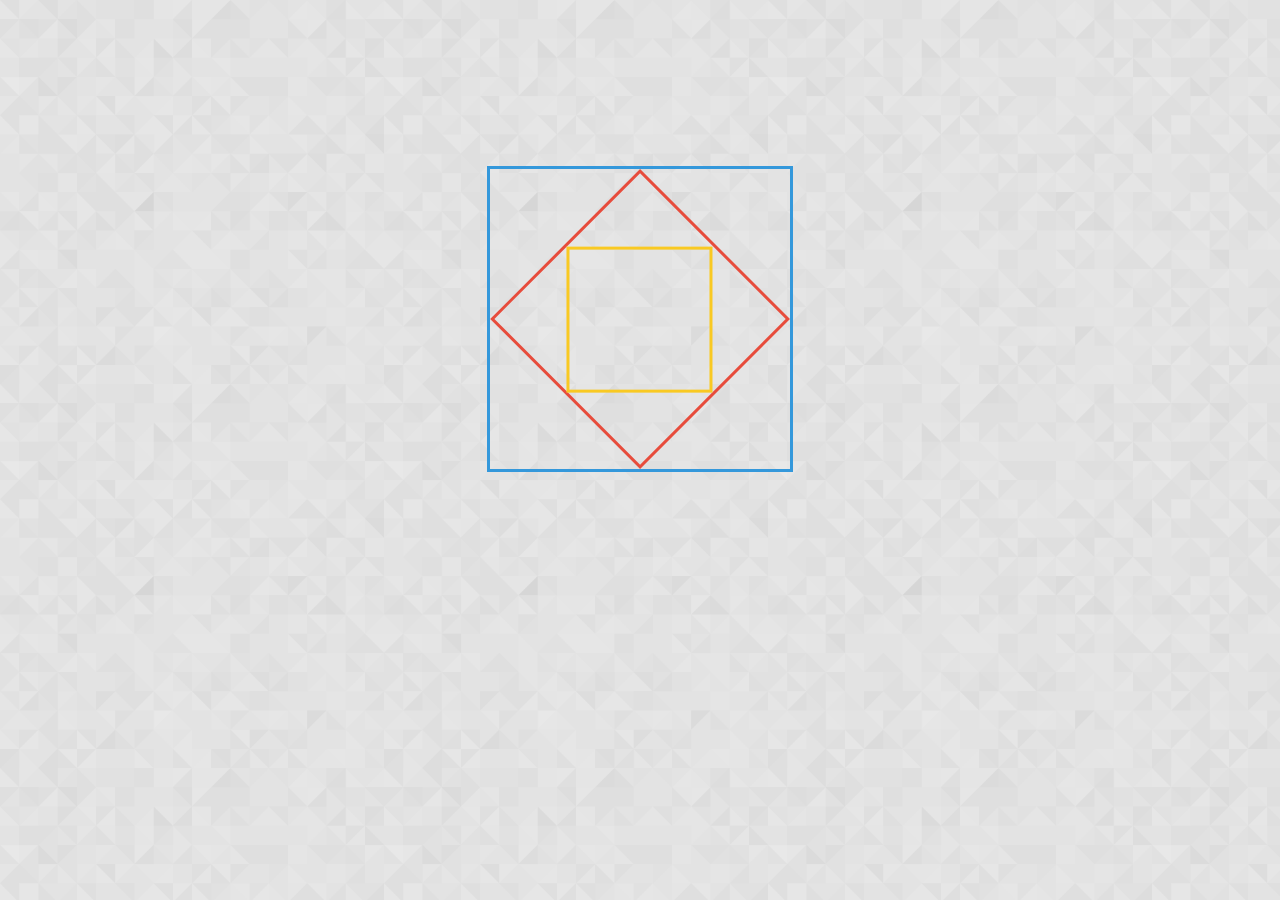
<file: CSS-Loader/index.html>
<!DOCTYPE html>
<html lang="en">
    <head>
        <meta content="text/html; charset=utf-8" http-equiv="content-type">
		<link type="text/css" rel="stylesheet" href="stylesheet.css">
        <title>
            CSS Loader
        </title>
    </head>
    <body>
    	<div id="content">
			<div id="largeSquare">
			<div id="mediumSquare">
				<div id="smallSquare"></div></div></div>
		</div>
    </body>
</html>
</file>
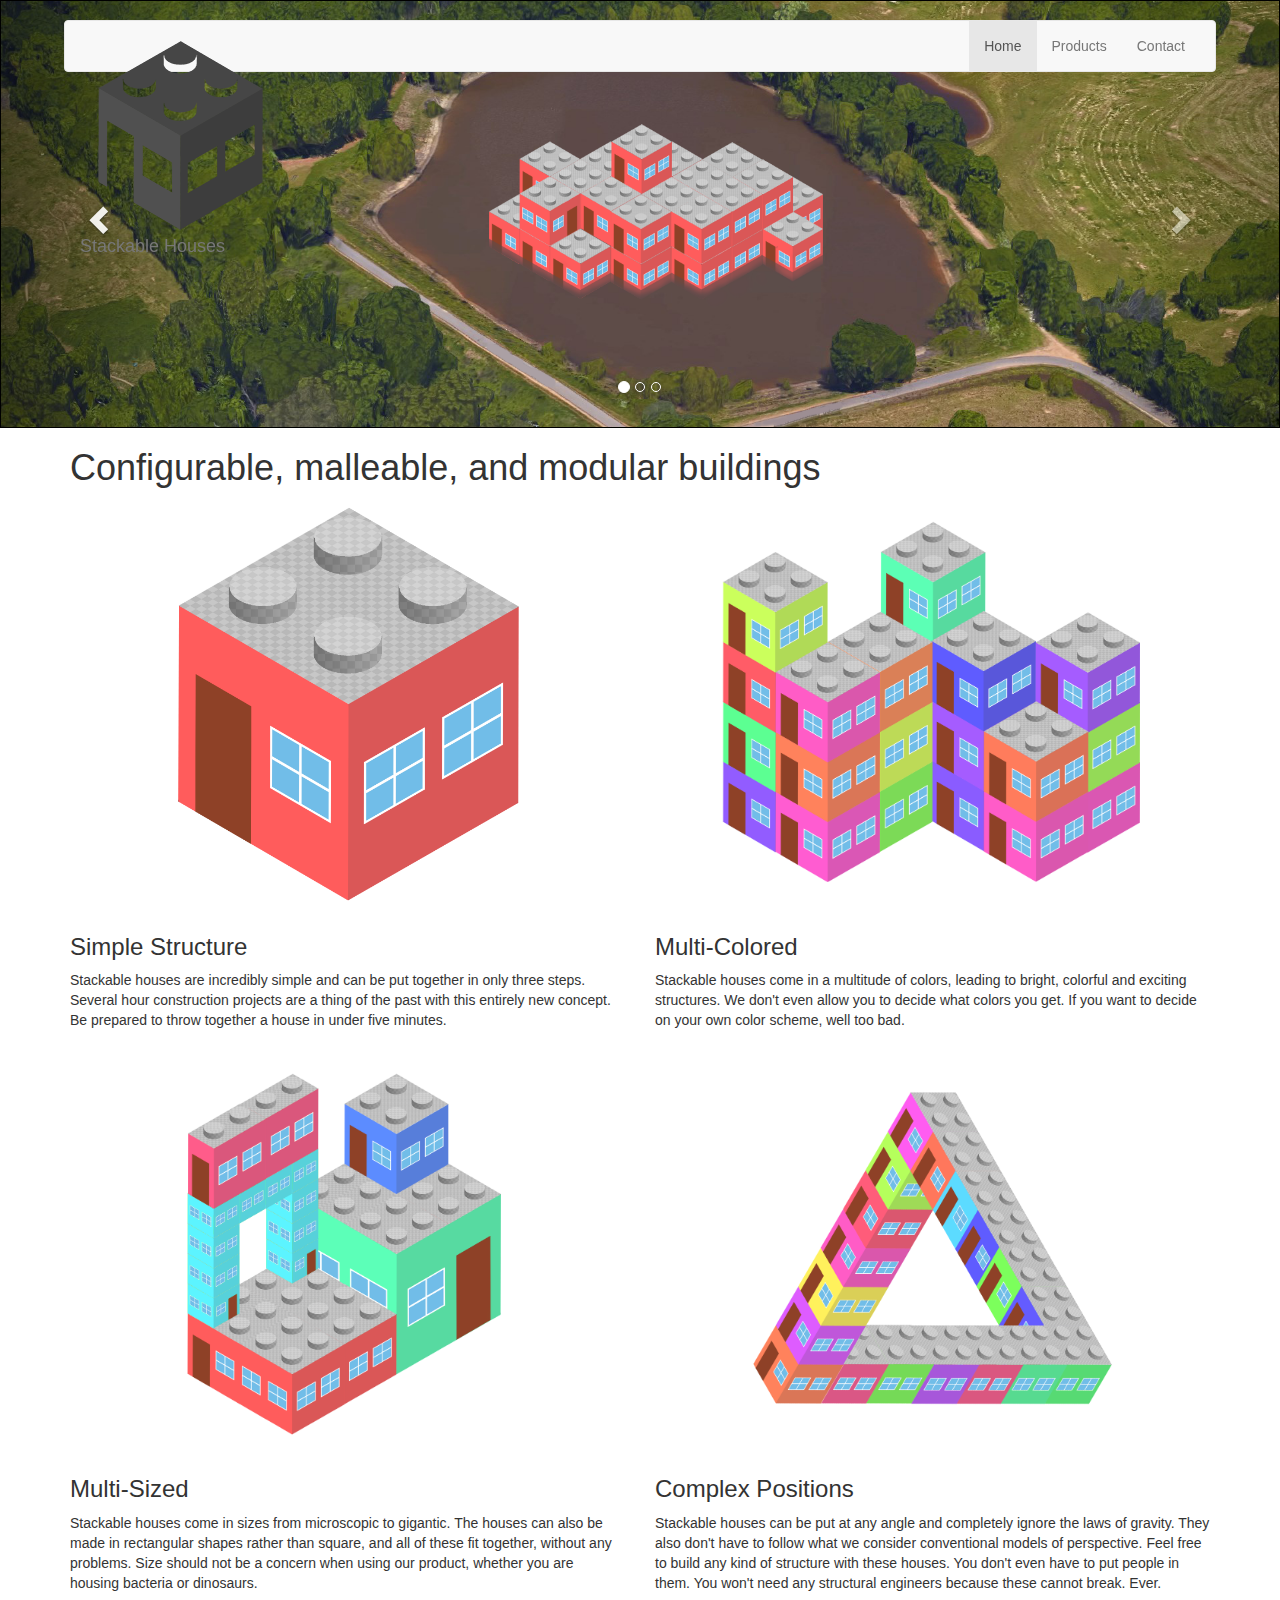
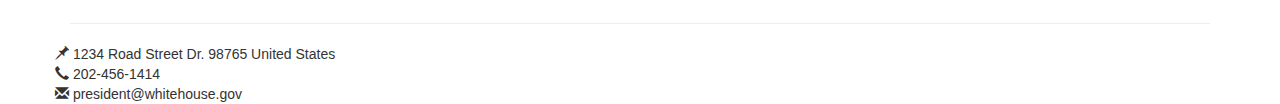
<file: framework/stackable-houses/index.html>
<!DOCTYPE html>
<html lang="en">

<head>
	<meta charset="utf-8">
	<meta http-equiv="X-UA-Compatible" content="IE=edge">
	<meta name="viewport" content="width=device-width, initial-scale=1">
	<!-- The above 3 meta tags *must* come first in the head; any other head content must come *after* these tags -->
	<title>Stackable Houses</title>

	<link rel="icon" type="images/favicon.png" href="images/favicon.png">

	<!-- Bootstrap -->
	<link href="css/bootstrap.min.css" rel="stylesheet">
	<link href="css/style.css" rel="stylesheet">

</head>

<body>

	<nav class="navbar navbar-default">
		<div class="container-fluid">
			<!-- Brand and toggle get grouped for better mobile display -->
			<div class="navbar-header">
				<a class="navbar-brand" href="index.html"><img class="logo" src="images/logo.png"> Stackable Houses</a>
			</div>

			<!-- Collect the nav links, forms, and other content for toggling -->
			<div class="collapse navbar-collapse" id="bs-example-navbar-collapse-1">
				<ul class="nav navbar-nav navbar-right">
					<li class="active"><a href="index.html">Home <span class="sr-only">(current)</span></a></li>
					<li><a href="#">Products</a></li>
					<li><a href="#">Contact</a></li>
				</ul>
			</div>
			<!-- /.navbar-collapse -->
		</div>
		<!-- /.container-fluid -->
	</nav>

	<div id="myCarousel" class="carousel slide" data-ride="carousel">
		<!-- Indicators -->
		<ol class="carousel-indicators">
			<li data-target="#myCarousel" data-slide-to="0" class="active"></li>
			<li data-target="#myCarousel" data-slide-to="1"></li>
			<li data-target="#myCarousel" data-slide-to="2"></li>
		</ol>

		<!-- Wrapper for slides -->
		<div class="carousel-inner" role="listbox">
			<div class="item active">
				<img src="images/house3.png">
			</div>

			<div class="item">
				<img src="images/house1.png">
			</div>

			<div class="item">
				<img src="images/house2.png">
			</div>

		</div>

		<!-- Left and right controls -->
		<a class="left carousel-control" href="#myCarousel" role="button" data-slide="prev">
			<span class="glyphicon glyphicon-chevron-left" aria-hidden="true"></span>
			<span class="sr-only">Previous</span>
		</a>
		<a class="right carousel-control" href="#myCarousel" role="button" data-slide="next">
			<span class="glyphicon glyphicon-chevron-right" aria-hidden="true"></span>
			<span class="sr-only">Next</span>
		</a>
	</div>

	<div class="container">
		<h1>Configurable, malleable, and modular buildings</h1>
		<div class="row">
			<div class="col-md-6">
				<img class="img-responsive" src="images/tilehouse1.png">
				<h3>Simple Structure</h3>
				<p>Stackable houses are incredibly simple and can be put together in only three steps. Several hour construction projects are a thing of the past with this entirely new concept. Be prepared to throw together a house in under five minutes.</p>
			</div>
			<div class="col-md-6">
				<img class="img-responsive" src="images/tilehouse2.png">
				<h3>Multi-Colored</h3>
				<p>Stackable houses come in a multitude of colors, leading to bright, colorful and exciting structures. We don't even allow you to decide what colors you get. If you want to decide on your own color scheme, well too bad.</p>
			</div>
		</div>
		<div class="row">
			<div class="col-md-6">
				<img class="img-responsive" src="images/tilehouse3.png">
				<h3>Multi-Sized</h3>
				<p>Stackable houses come in sizes from microscopic to gigantic. The houses can also be made in rectangular shapes rather than square, and all of these fit together, without any problems. Size should not be a concern when using our product, whether you are housing bacteria or dinosaurs. </p>
			</div>
			<div class="col-md-6">
				<img class="img-responsive" src="images/tilehouse4.png">
				<h3>Complex Positions</h3>
				<p>Stackable houses can be put at any angle and completely ignore the laws of gravity. They also don't have to follow what we consider conventional models of perspective. Feel free to build any kind of structure with these houses. You don't even have to put people in them. You won't need any structural engineers because these cannot break. Ever.</p>
			</div>
		</div>
		<hr>
		<div class="footer row">
			<span class="glyphicon glyphicon-pushpin"></span> 1234 Road Street Dr. 98765 United States <br>
			<span class="glyphicon glyphicon-earphone"></span> 202-456-1414 <br>
			<span class="glyphicon glyphicon-envelope"></span> president@whitehouse.gov
		</div>
	</div>

	<!-- jQuery (necessary for Bootstrap's JavaScript plugins) -->
	<script src="https://ajax.googleapis.com/ajax/libs/jquery/1.11.3/jquery.min.js"></script>
	<!-- Include all compiled plugins (below), or include individual files as needed -->
	<script src="js/bootstrap.min.js"></script>
</body>

</html>
</file>
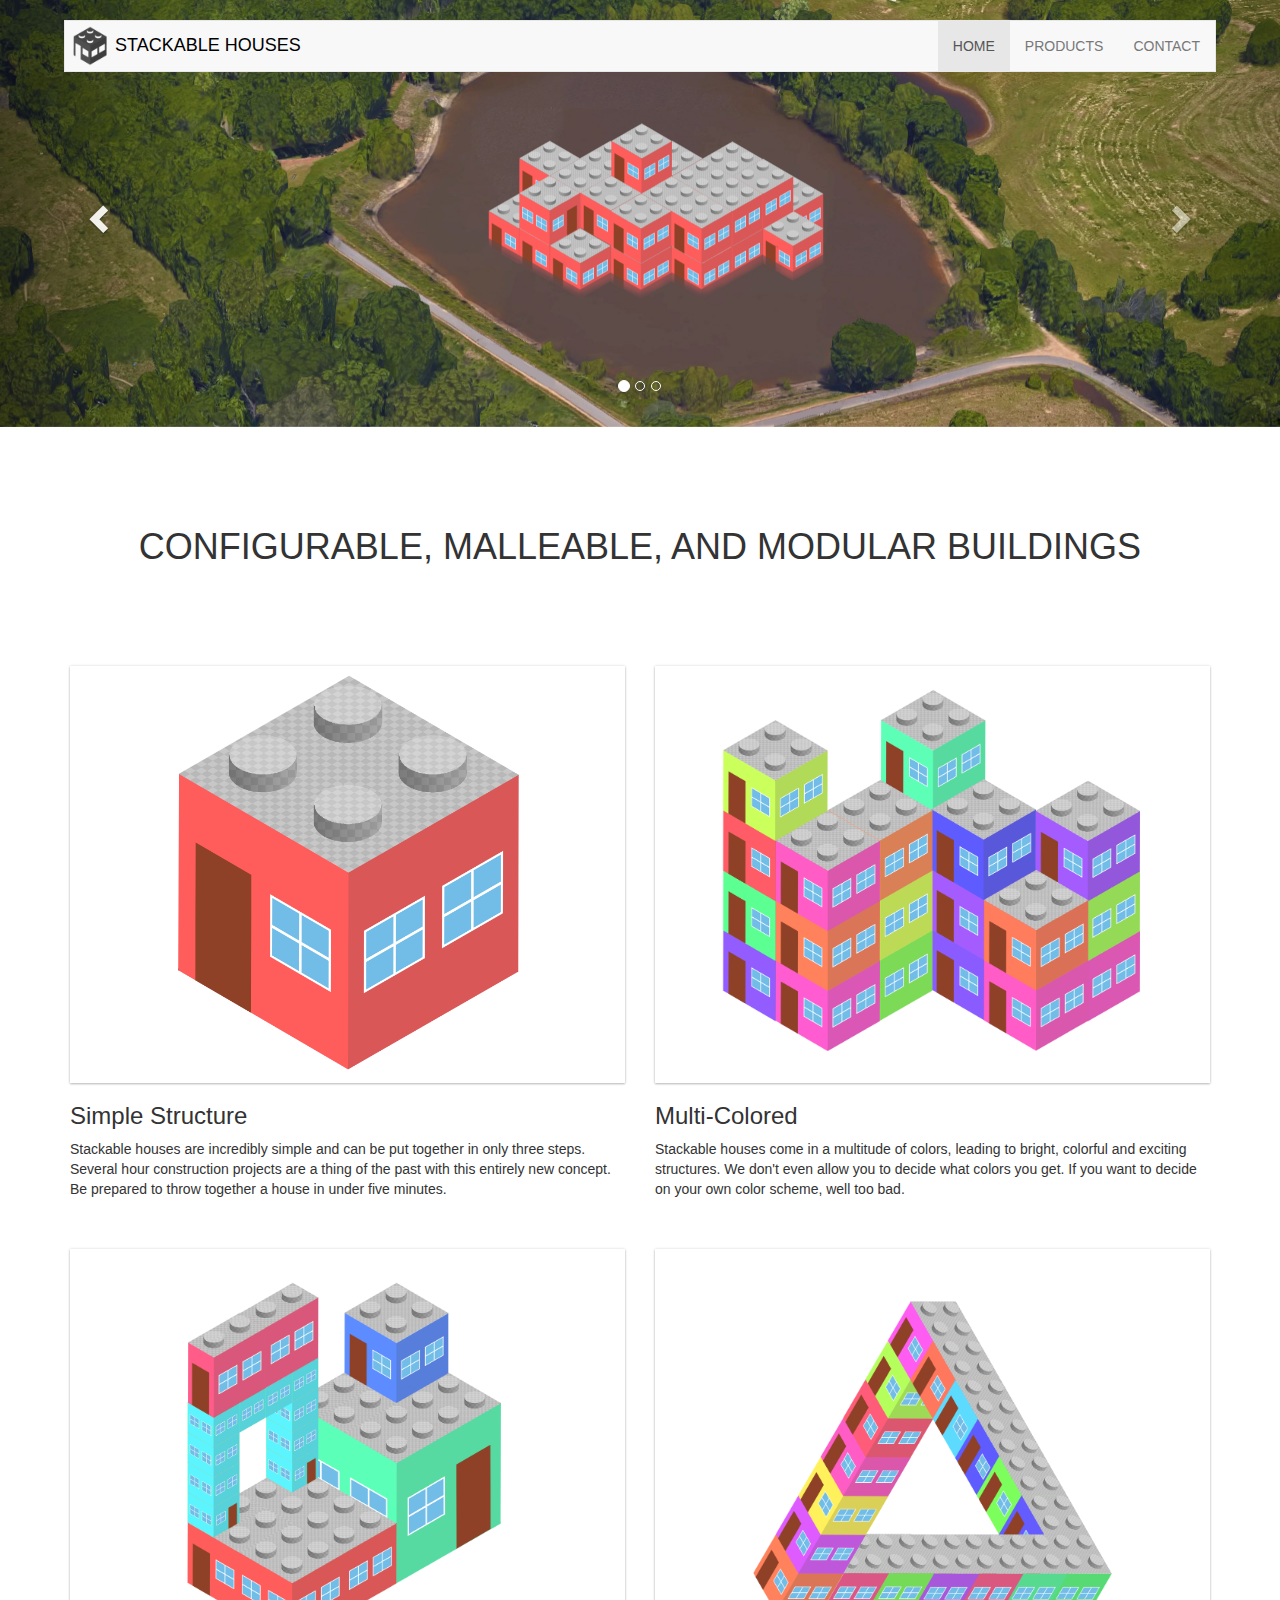
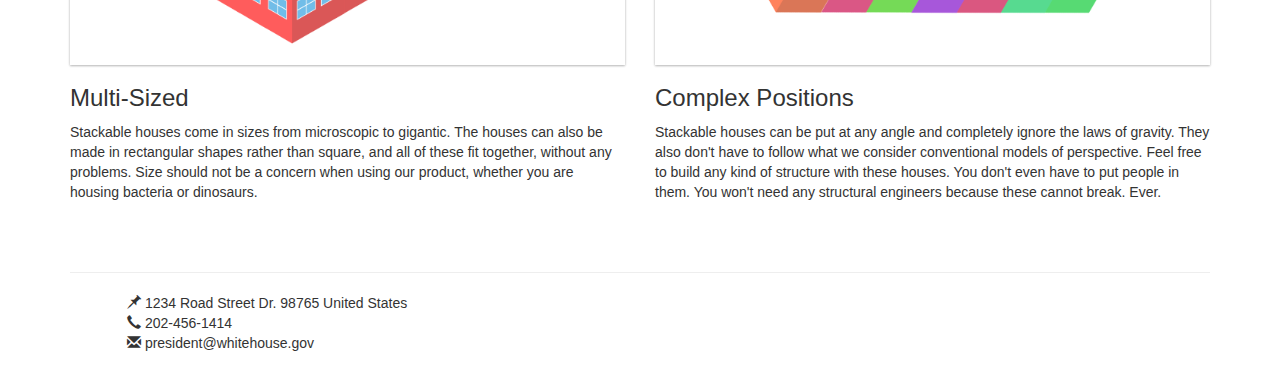
<file: mockups/stackable-houses/index.html>
<!DOCTYPE html>
<html lang="en">

<head>
	<meta charset="utf-8">
	<meta http-equiv="X-UA-Compatible" content="IE=edge">
	<meta name="viewport" content="width=device-width, initial-scale=1">
	<!-- The above 3 meta tags *must* come first in the head; any other head content must come *after* these tags -->
	<title>Stackable Houses</title>

	<link rel="icon" type="images/favicon.png" href="images/favicon.png">

	<!-- Bootstrap -->
	<link href="css/bootstrap.min.css" rel="stylesheet">
	<link href="css/style.css" rel="stylesheet">

</head>

<body>

	<nav class="navbar navbar-default">
		<div class="container-fluid">
			<!-- Brand and toggle get grouped for better mobile display -->
			<div class="navbar-header">
				<a class="navbar-brand" href="index.html"><img class="logo" src="images/logo.png"> Stackable Houses</a>
			</div>

			<!-- Collect the nav links, forms, and other content for toggling -->
			<ul class="nav navbar-nav navbar-right">
				<li class="active"><a href="index.html">Home <span class="sr-only">(current)</span></a></li>
				<li><a href="#">Products</a></li>
				<li><a href="#">Contact</a></li>
			</ul>
			<!-- /.navbar-collapse -->
		</div>
		<!-- /.container-fluid -->
	</nav>

	<div id="myCarousel" class="carousel slide" data-ride="carousel">
		<!-- Indicators -->
		<ol class="carousel-indicators">
			<li data-target="#myCarousel" data-slide-to="0" class="active"></li>
			<li data-target="#myCarousel" data-slide-to="1"></li>
			<li data-target="#myCarousel" data-slide-to="2"></li>
		</ol>

		<!-- Wrapper for slides -->
		<div class="carousel-inner" role="listbox">
			<div class="item active">
				<img src="images/house3.png">
			</div>

			<div class="item">
				<img src="images/house1.png">
			</div>

			<div class="item">
				<img src="images/house2.png">
			</div>

		</div>

		<!-- Left and right controls -->
		<a class="left carousel-control" href="#myCarousel" role="button" data-slide="prev">
			<span class="glyphicon glyphicon-chevron-left" aria-hidden="true"></span>
			<span class="sr-only">Previous</span>
		</a>
		<a class="right carousel-control" href="#myCarousel" role="button" data-slide="next">
			<span class="glyphicon glyphicon-chevron-right" aria-hidden="true"></span>
			<span class="sr-only">Next</span>
		</a>
	</div>

	<div class="container">
		<h1>Configurable, malleable, and modular buildings</h1>
		<div class="row">
			<div class="col-md-6">
				<img class="img-responsive" src="images/tilehouse1.png">
				<h3>Simple Structure</h3>
				<p>Stackable houses are incredibly simple and can be put together in only three steps. Several hour construction projects are a thing of the past with this entirely new concept. Be prepared to throw together a house in under five minutes.</p>
			</div>
			<div class="col-md-6">
				<img class="img-responsive" src="images/tilehouse2.png">
				<h3>Multi-Colored</h3>
				<p>Stackable houses come in a multitude of colors, leading to bright, colorful and exciting structures. We don't even allow you to decide what colors you get. If you want to decide on your own color scheme, well too bad.</p>
			</div>
		</div>
		<div class="row">
			<div class="col-md-6">
				<img class="img-responsive" src="images/tilehouse3.png">
				<h3>Multi-Sized</h3>
				<p>Stackable houses come in sizes from microscopic to gigantic. The houses can also be made in rectangular shapes rather than square, and all of these fit together, without any problems. Size should not be a concern when using our product, whether you are housing bacteria or dinosaurs. </p>
			</div>
			<div class="col-md-6">
				<img class="img-responsive" src="images/tilehouse4.png">
				<h3>Complex Positions</h3>
				<p>Stackable houses can be put at any angle and completely ignore the laws of gravity. They also don't have to follow what we consider conventional models of perspective. Feel free to build any kind of structure with these houses. You don't even have to put people in them. You won't need any structural engineers because these cannot break. Ever.</p>
			</div>
		</div>
		<hr>
		<div class="footer row">
			<span class="glyphicon glyphicon-pushpin"></span> 1234 Road Street Dr. 98765 United States <br>
			<span class="glyphicon glyphicon-earphone"></span> 202-456-1414 <br>
			<span class="glyphicon glyphicon-envelope"></span> president@whitehouse.gov
		</div>
	</div>

	<!-- jQuery (necessary for Bootstrap's JavaScript plugins) -->
	<script src="https://ajax.googleapis.com/ajax/libs/jquery/1.11.3/jquery.min.js"></script>
	<!-- Include all compiled plugins (below), or include individual files as needed -->
	<script src="js/bootstrap.min.js"></script>
</body>

</html>
</file>
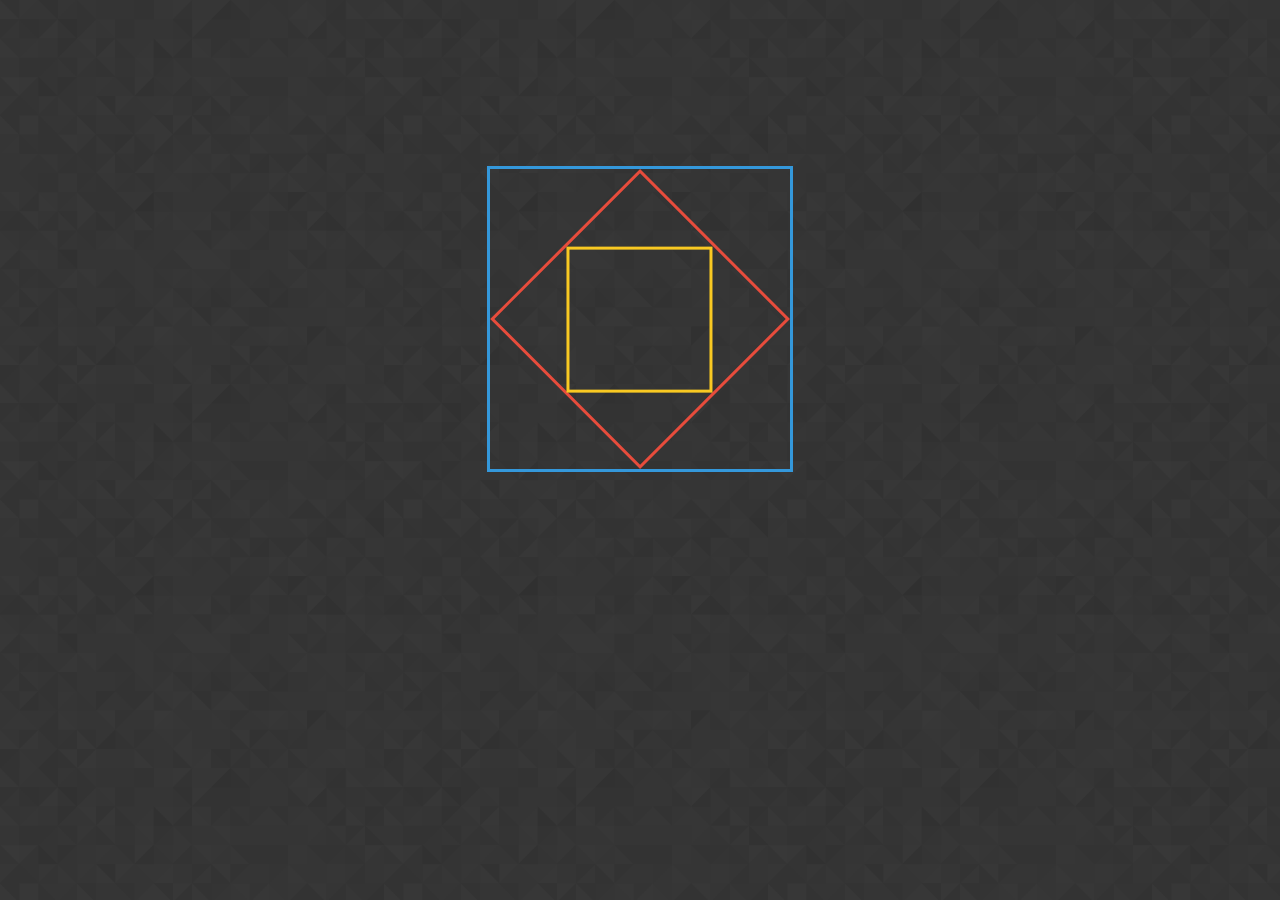
<file: cssloader.html>
<!DOCTYPE html>
<html lang="en">
    <head>
        <meta content="text/html; charset=utf-8" http-equiv="content-type">
		<link type="text/css" rel="stylesheet" href="cssstylesheet.css">
        <title>
            CSS Loader
        </title>
    </head>
    <body>
    	<div id="content">
			<div id="largeSquare">
			<div id="mediumSquare">
				<div id="smallSquare"></div></div></div>
		</div>
    </body>
</html>
</file>
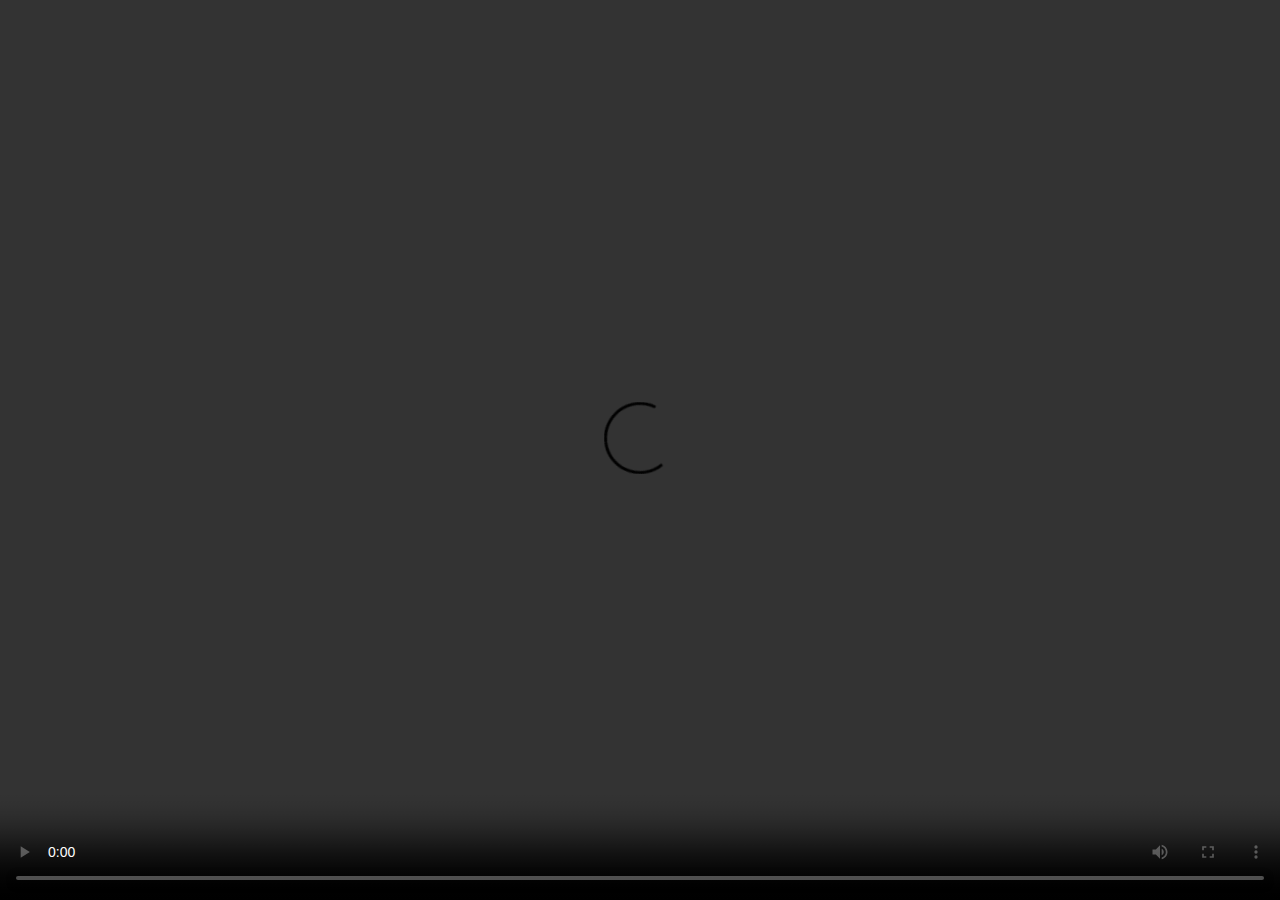
<file: wp1.html>
<!DOCTYPE html>
<html lang="en">
	<head>
		<meta charset="UTF-8">
		<meta name="viewport" content="width=device-width, initial-scale=1.0">
		<meta http-equiv="X-UA-Compatible" content="ie=edge">
		<title>wp1</title>
		<style>
			.video {
				position: absolute;
				z-index: -1;
				top: 0;
				left: 0;
				width: 100%; 
				height: 100%;
				object-fit: contain;
			}
			body {
				background-color: #222;
			}
		</style>
	</head>
	<body>
		<div class="wrapper">
		<video class="video" controls onplay="vonplay()" onseeking="vonseeking()">
			<source src="dc1.mp4" type="video/mp4">
		</video>
		</div> 
		<script>
			function vonplay() {
				var elem = document.querySelector("video");
				elem.style.pointerEvents = "none";
			}
			
			function vonseeking() {
				var elem = document.querySelector("video");
				elem.pause();
				elem.currentTime = 0;
				elem.play();
			}
		</script>
	</body>
</html>
</file>
<file: CSS-Loader/stylesheet.css>
html {
    background-image: url("backgroundPattern.png");
	background-size: 30%;
}

#content {
	width:100%;
	height:100%;
}
#largeSquare {
	position:relative;
	height:300px;
	width:300px;
	border-style: solid;
    border-width: 3px;
	border-color:#3498DB;
	margin:auto;
	margin-top:calc(25% - 150px);
	animation-name: largeSquare;
    animation-duration: 4s;
	animation-iteration-count: infinite;
	animation-timing-function: linear;
}

#mediumSquare {
	position:relative;
	height:206.132034356px;
	width:206.132034356px;
	border-style: solid;
    border-width: 3px;
	border-color:#E74C3C;
	margin:auto;
	margin-top:43.933982822px;
	-ms-transform: rotate(45deg); 
    -webkit-transform: rotate(45deg);
    transform: rotate(45deg);
	animation-name: mediumSquare;
    animation-duration: 4s;
	animation-iteration-count: infinite;
	animation-timing-function: linear;
}

#smallSquare {
	position:relative;
	height:139.757359313px;
	width:139.757359313px;
	border-style: solid;
    border-width: 3px;
	border-color:#F9C922;
	margin:auto;
	margin-top:31.066017178px;
	-ms-transform: rotate(-45deg); 
    -webkit-transform: rotate(-45deg);
    transform: rotate(-45deg);
	animation-name: smallSquare;
    animation-duration: 4s;
	animation-iteration-count: infinite;
	animation-timing-function: linear;
}

@keyframes largeSquare {
    from {
	-ms-transform: rotate(0deg); 
    -webkit-transform: rotate(0deg);
    transform: rotate(0deg);
	}
    to {
	-ms-transform: rotate(360deg); 
    -webkit-transform: rotate(360deg);
    transform: rotate(360deg);
	}
}

@keyframes mediumSquare {
    from {
	-ms-transform: rotate(720deg); 
    -webkit-transform: rotate(720deg);
    transform: rotate(720deg);
	}
    to {
	-ms-transform: rotate(0deg); 
    -webkit-transform: rotate(0deg);
    transform: rotate(0deg);
	}
}

@keyframes smallSquare {
    from {
	-ms-transform: rotate(0deg); 
    -webkit-transform: rotate(0deg);
    transform: rotate(0deg);
	}
    to {
	-ms-transform: rotate(720deg); 
    -webkit-transform: rotate(720deg);
    transform: rotate(720deg);
	}
}
</file>
<file: framework/stackable-houses/css/style.css>
.navbar {
	position:absolute;
	margin-bottom:0;
	width: 90%;
	z-index:10;
	margin-left:5%;
	margin-top:20px;
}

.item {
	border:1px solid black;
}
</file>
<file: mockups/stackable-houses/css/style.css>
.navbar {
	margin-bottom:0;
	text-transform: uppercase;
}

@media (min-width: 992px) {
	.navbar {
		position:absolute;
		width: 90%;
		z-index:10;
		margin-left:5%;
		margin-top:20px;
		border-radius: 0;
	}
}


h1 {
	text-align:center;
	text-transform: uppercase;
	margin:10rem 0;
}

.navbar-brand {
	padding-top:5px;
	padding-bottom:5px;
	padding-left:5px;
	color:black !important;
}

img.logo {
	height:100%;
	display:inline-block;
}

.container img {
	box-shadow: 0 0px 3px rgba(0,0,0,0.12), 0 1px 2px rgba(0,0,0,0.24);
}

.container p {
	margin-bottom:50px;
}

.footer.row {
	width:90%;
	margin:auto;
	margin-bottom:30px;
}
</file>
<file: cssstylesheet.css>
html {
    background-image: url("backgroundPattern.png");
	background-size: 30%;
}

#content {
	width:100%;
	height:100%;
}
#largeSquare {
	position:relative;
	height:300px;
	width:300px;
	border-style: solid;
    border-width: 3px;
	border-color:#3498DB;
	margin:auto;
	margin-top:calc(25% - 150px);
	animation-name: largeSquare;
    animation-duration: 4s;
	animation-iteration-count: infinite;
	animation-timing-function: linear;
}

#mediumSquare {
	position:relative;
	height:206.132034356px;
	width:206.132034356px;
	border-style: solid;
    border-width: 3px;
	border-color:#E74C3C;
	margin:auto;
	margin-top:43.933982822px;
	-ms-transform: rotate(45deg); 
    -webkit-transform: rotate(45deg);
    transform: rotate(45deg);
	animation-name: mediumSquare;
    animation-duration: 4s;
	animation-iteration-count: infinite;
	animation-timing-function: linear;
}

#smallSquare {
	position:relative;
	height:139.757359313px;
	width:139.757359313px;
	border-style: solid;
    border-width: 3px;
	border-color:#F9C922;
	margin:auto;
	margin-top:31.066017178px;
	-ms-transform: rotate(-45deg); 
    -webkit-transform: rotate(-45deg);
    transform: rotate(-45deg);
	animation-name: smallSquare;
    animation-duration: 4s;
	animation-iteration-count: infinite;
	animation-timing-function: linear;
}

@keyframes largeSquare {
    from {
	-ms-transform: rotate(0deg); 
    -webkit-transform: rotate(0deg);
    transform: rotate(0deg);
	}
    to {
	-ms-transform: rotate(360deg); 
    -webkit-transform: rotate(360deg);
    transform: rotate(360deg);
	}
}

@keyframes mediumSquare {
    from {
	-ms-transform: rotate(720deg); 
    -webkit-transform: rotate(720deg);
    transform: rotate(720deg);
	}
    to {
	-ms-transform: rotate(0deg); 
    -webkit-transform: rotate(0deg);
    transform: rotate(0deg);
	}
}

@keyframes smallSquare {
    from {
	-ms-transform: rotate(0deg); 
    -webkit-transform: rotate(0deg);
    transform: rotate(0deg);
	}
    to {
	-ms-transform: rotate(720deg); 
    -webkit-transform: rotate(720deg);
    transform: rotate(720deg);
	}
}
</file>
